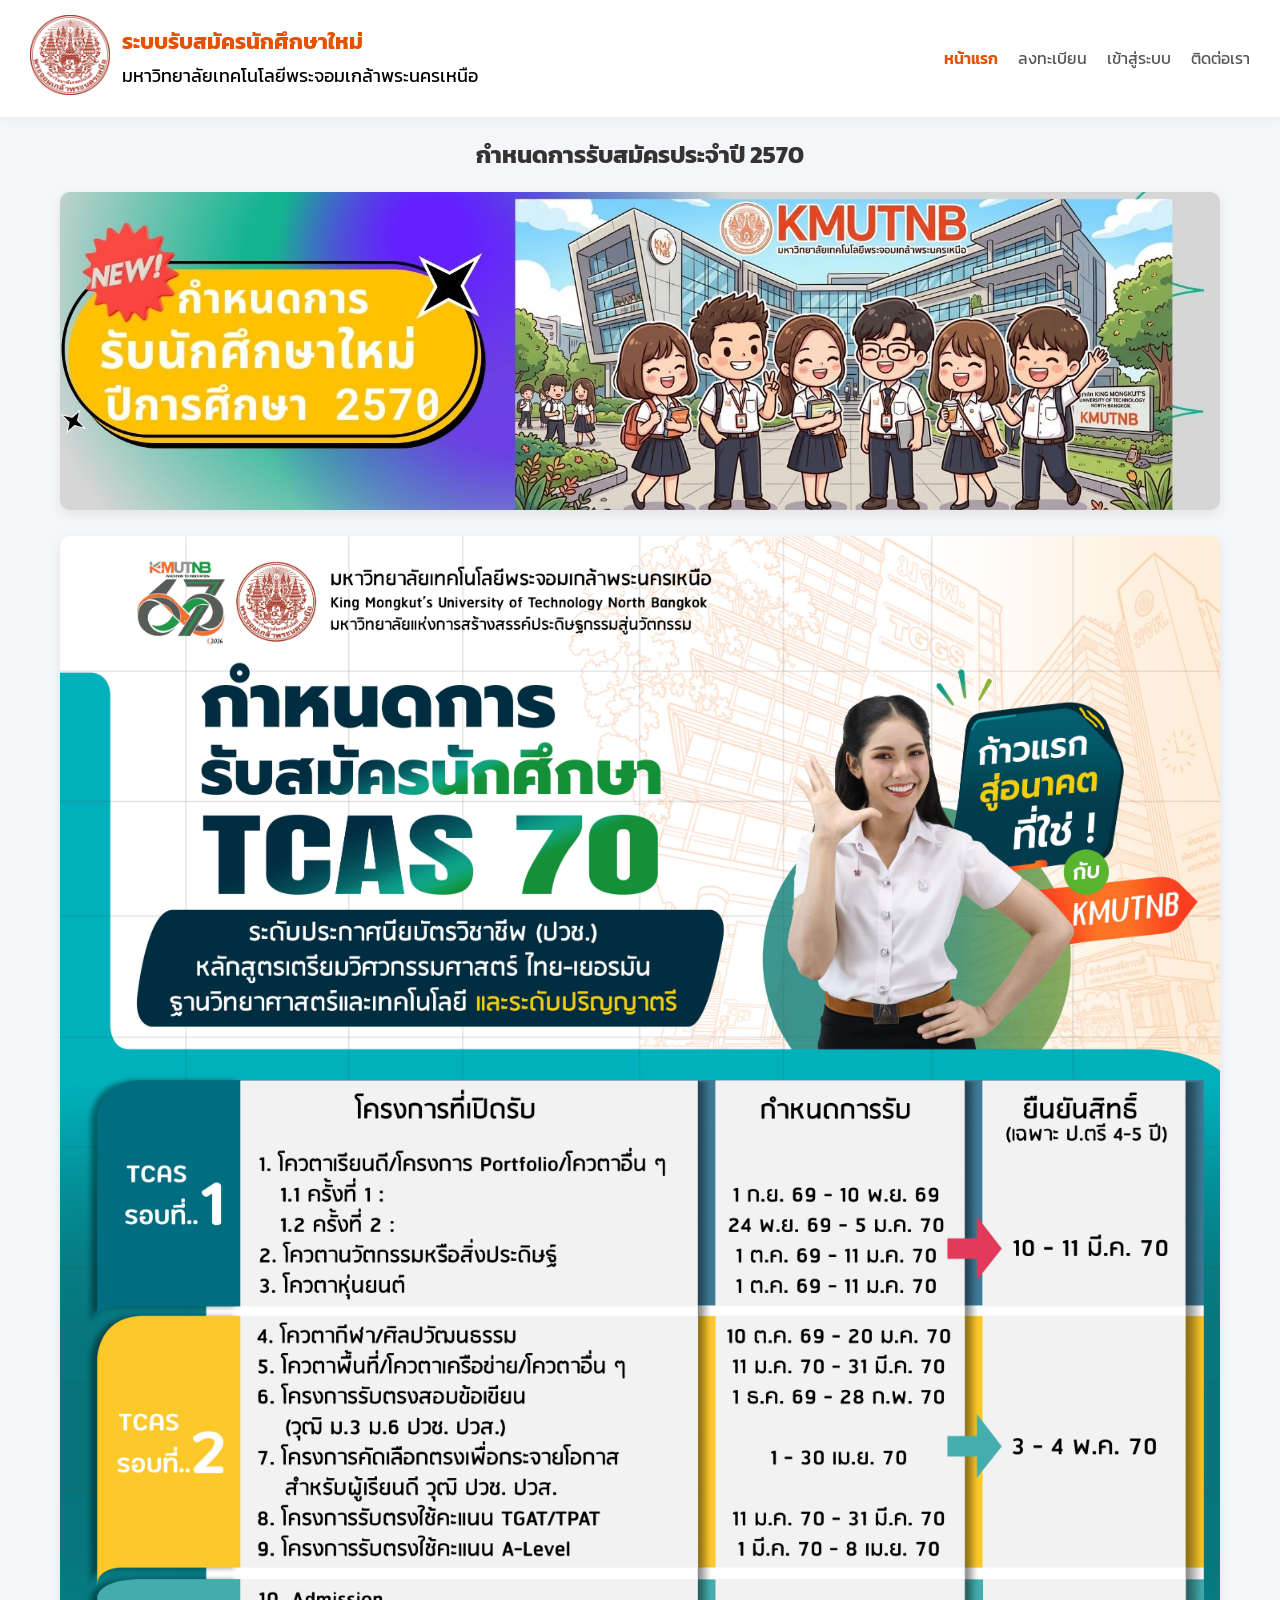
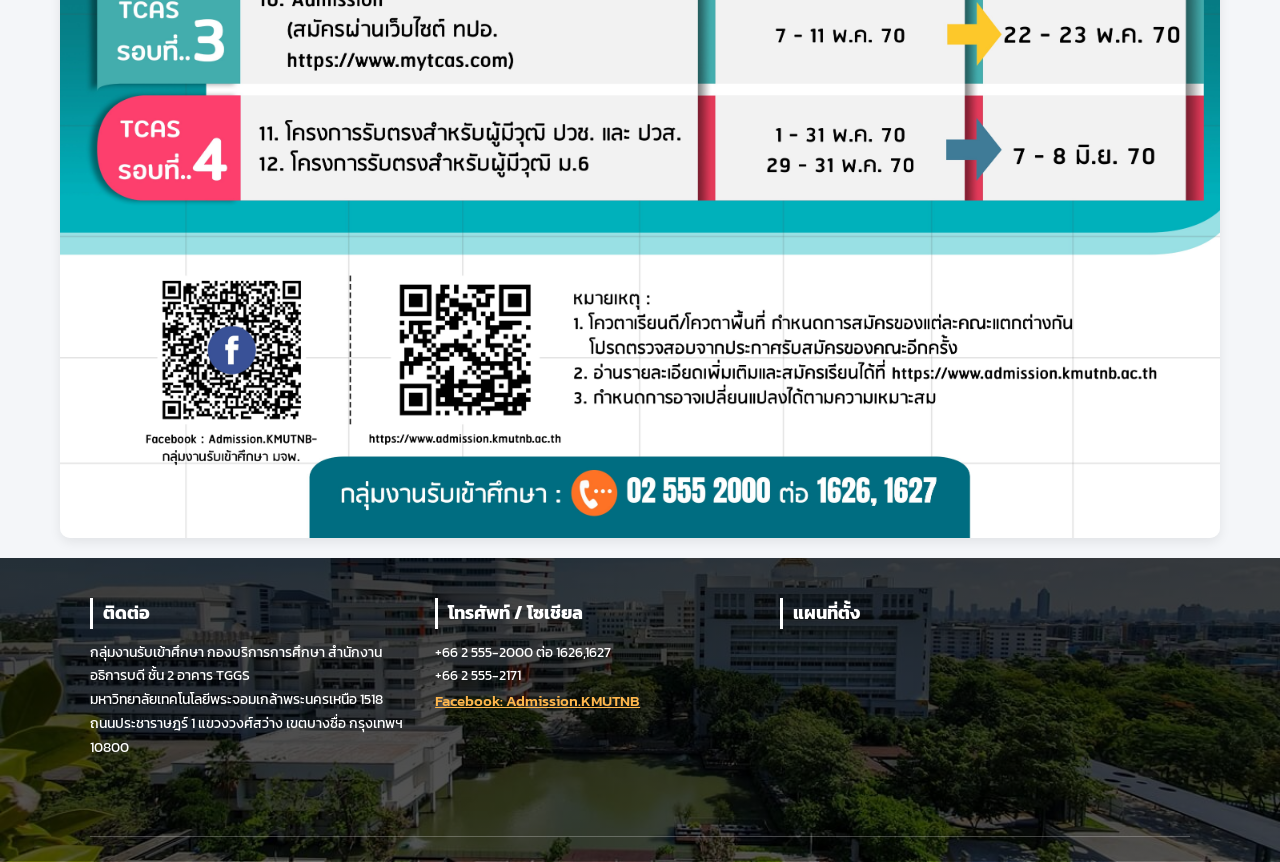
<file: index.html>
<!DOCTYPE html>
<html lang="th">
<head>
  <meta charset="UTF-8">
  <meta name="viewport" content="width=device-width, initial-scale=1.0">
  <title>หน้าหลัก | ระบบรับสมัครนักศึกษาใหม่</title>
  <link rel="stylesheet" href="css/style.css">
  <link href="https://fonts.googleapis.com/css2?family=Kanit:wght@300;400;500;600&display=swap" rel="stylesheet">
</head>
<body>

  <!-- Header Navigation -->
  <header class="navbar">
    <div class="logo">
      <div class="logo-img">
        <img src="image/logo-kmutnb.png" alt="โลโก้ มจพ.">
      </div>

      <span class="logo-text"> 
        ระบบรับสมัครนักศึกษาใหม่
        <br><span class="university-name">มหาวิทยาลัยเทคโนโลยีพระจอมเกล้าพระนครเหนือ</span>
      </span>
    </div>

    <nav class="nav-links">
      <a href="index.html" class="active">หน้าแรก</a>
      <a href="register.html"">ลงทะเบียน</a>
      <a href="login.html">เข้าสู่ระบบ</a>
      <a href="contact.html">ติดต่อเรา</a>
    </nav>
  </header>

  <!-- Main Content Area -->
  <main class="image-index">
    <h2>กำหนดการรับสมัครประจำปี 2570</h2>
    <a href="https://stdadmis2.kmutnb.ac.th/#" target="_blank">
      <img src="image/B1.jpg" alt="ภาพประชาสัมพันธ์หน้าแรก">
    </a>
    <img src="image/Timeline2570.jpg" alt="กำหนดการรับสมัครประจำปี 2570">
  </main>

  <!-- ส่วนท้ายเว็บ -->
  <footer class="footer">
    <div class="footer-content has-map">
      <div class="footer-col">
        <h3>ติดต่อ</h3>
        <p>
          กลุ่มงานรับเข้าศึกษา กองบริการการศึกษา สำนักงานอธิการบดี ชั้น 2 อาคาร TGGS<br>
          มหาวิทยาลัยเทคโนโลยีพระจอมเกล้าพระนครเหนือ 1518 ถนนประชาราษฎร์ 1 แขวงวงศ์สว่าง เขตบางซื่อ กรุงเทพฯ 10800
        </p>
      </div>
      <div class="footer-col">
        <h3>โทรศัพท์ / โซเชียล</h3>
        <p>+66 2 555-2000 ต่อ 1626,1627<br>+66 2 555-2171</p>
        <a href="https://www.facebook.com/admission.kmutnb" target="_blank" rel="noopener noreferrer">
          Facebook: Admission.KMUTNB
        </a>
      </div>
      <div class="footer-col footer-map">
        <h3>แผนที่ตั้ง</h3>
        <iframe src="https://www.google.com/maps/embed?pb=!1m14!1m8!1m3!1d943.3592091863844!2d100.514122!3d13.81916!3m2!1i1024!2i768!4f13.1!3m3!1m2!1s0x30e29b9bc62c08f5%3A0xa7082ce4308e41a4![base64]!5e1!3m2!1sen!2sus!4v1788401217832!5m2!1sen!2sus"
          loading="lazy" referrerpolicy="strict-origin-when-cross-origin" allowfullscreen></iframe>
      </div>
    </div>
  </footer>

</body>
</html>
</file>
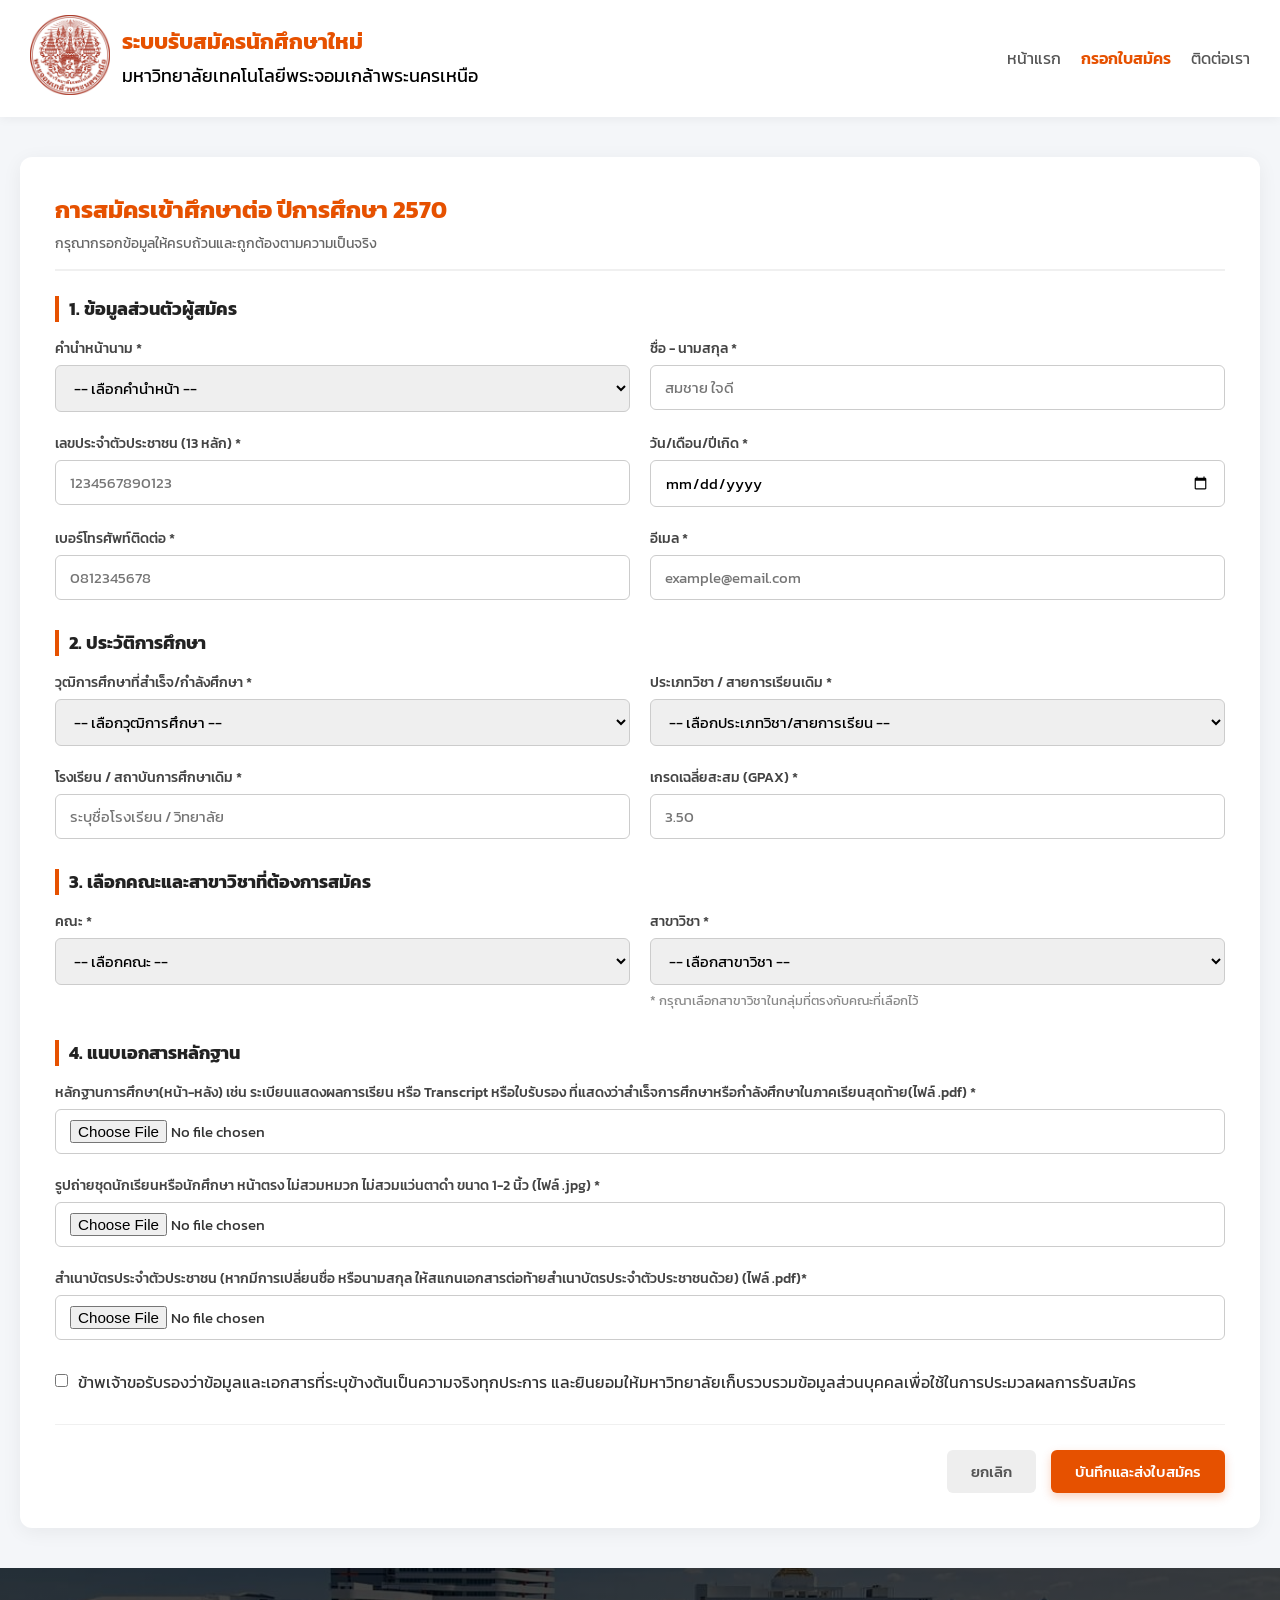
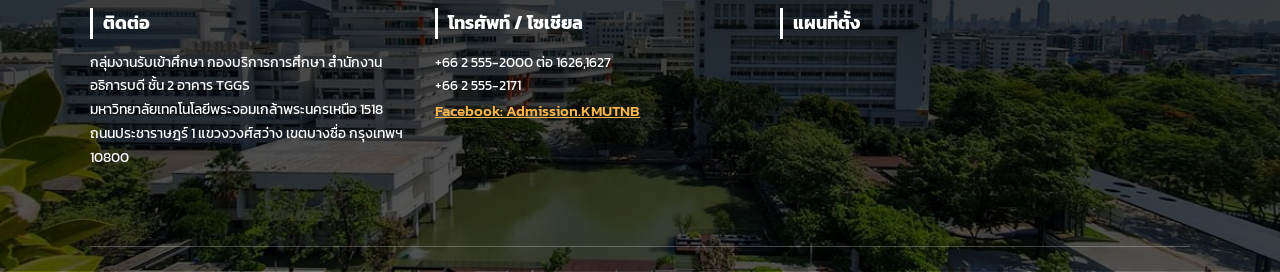
<file: apply.html>
<!DOCTYPE html>
<html lang="th">
<head>
  <meta charset="UTF-8">
  <meta name="viewport" content="width=device-width, initial-scale=1.0">
  <title>กรอกข้อมูล | ระบบรับสมัครนักศึกษาใหม่</title>
  <link rel="stylesheet" href="css/style.css">
  <link href="https://fonts.googleapis.com/css2?family=Kanit:wght@300;400;500;600&display=swap" rel="stylesheet">
</head>
<body>

<!-- Header Navigation -->
<header class="navbar">
  <div class="logo">
    <div class="logo-img">
      <img src="image/logo-kmutnb.png" alt="โลโก้ มจพ.">
    </div>
    <span class="logo-text">ระบบรับสมัครนักศึกษาใหม่
      <br><span class="university-name">มหาวิทยาลัยเทคโนโลยีพระจอมเกล้าพระนครเหนือ</span>
    </span>
  </div>

  <nav class="nav-links">
    <a href="index.html">หน้าแรก</a>
    <a href="apply.html" class="active">กรอกใบสมัคร</a>
    <a href="contact.html">ติดต่อเรา</a>
  </nav>
</header>

<!-- Main Content -->
<main class="container">
  <div class="form-card">
    <div class="form-header">
      <h2>การสมัครเข้าศึกษาต่อ ปีการศึกษา 2570</h2>
      <p>กรุณากรอกข้อมูลให้ครบถ้วนและถูกต้องตามความเป็นจริง</p>
    </div>

    <form action="#" method="POST" enctype="multipart/form-data">
      
      <!-- Section 1: ข้อมูลส่วนตัว -->
      <div class="form-section">
        <h3>1. ข้อมูลส่วนตัวผู้สมัคร</h3>
        <div class="grid-2">
          <div class="form-group">
            <label for="prefix">คำนำหน้านาม *</label>
            <select id="prefix" required>
              <option value="">-- เลือกคำนำหน้า --</option>
              <option value="mr">นาย</option>
              <option value="miss">นางสาว</option>
              <option value="mrs">นาง</option>
            </select>
          </div>
          <div class="form-group">
            <label for="fullname">ชื่อ - นามสกุล *</label>
            <input type="text" id="fullname" placeholder="สมชาย ใจดี" required>
          </div>
          <div class="form-group">
            <label for="national-id">เลขประจำตัวประชาชน (13 หลัก) *</label>
            <input type="text" id="national-id" maxlength="13" pattern="[0-9]{13}" placeholder="1234567890123" required>
          </div>
          <div class="form-group">
            <label for="dob">วัน/เดือน/ปีเกิด *</label>
            <input type="date" id="dob" required>
          </div>
          <div class="form-group">
            <label for="phone">เบอร์โทรศัพท์ติดต่อ *</label>
            <input type="tel" id="phone" pattern="[0-9]{10}" placeholder="0812345678" required>
          </div>
          <div class="form-group">
            <label for="email">อีเมล *</label>
            <input type="email" id="email" placeholder="example@email.com" required>
          </div>
        </div>
      </div>

      <!-- Section 2: ประวัติการศึกษา (ปรับปรุงแบบ Dropdown ไม่ต้องใช้ JS) -->
<div class="form-section">
  <h3>2. ประวัติการศึกษา</h3>
  <div class="grid-2">
    
    <div class="form-group">
      <label for="edu-level">วุฒิการศึกษาที่สำเร็จ/กำลังศึกษา *</label>
      <select id="edu-level" required>
        <option value="">-- เลือกวุฒิการศึกษา --</option>
        <option value="m6">มัธยมศึกษาปีที่ 6 (ม.6)</option>
        <option value="pvc">ประกาศนียบัตรวิชาชีพ (ปวช.)</option>
        <option value="pvs">ประกาศนียบัตรวิชาชีพชั้นสูง (ปวส.)</option>
      </select>
    </div>

    <!-- เพิ่ม Dropdown สำหรับประเภทวิชา/สายการเรียน -->
    <div class="form-group">
      <label for="edu-type">ประเภทวิชา / สายการเรียนเดิม *</label>
      <select id="edu-type" required>
        <option value="">-- เลือกประเภทวิชา/สายการเรียน --</option>
        
        <!-- 1. สายสามัญ (ม.6) -->
        <optgroup label="สายสามัญ (ม.6)">
          <option value="m6-sci">วิทยาศาสตร์ - คณิตศาสตร์</option>
          <option value="m6-math">ศิลป์ - คำนวณ (คณิตศาสตร์ - ภาษา)</option>
          <option value="m6-arts-lang">ศิลป์ - ภาษาต่างประเทศ</option>
          <option value="m6-arts-soc">ศิลป์ - สังคม / ไทย / รวม</option>
          <option value="m6-scicom">วิทยาศาสตร์ - คอมพิวเตอร์ / เทคโนโลยี</option>
          <option value="m6-general">ม.6 สายทั่วไป / อื่นๆ</option>
        </optgroup>

        <!-- 2. ประกาศนียบัตรวิชาชีพ (ปวช.) -->
        <optgroup label="สายอาชีพ (ปวช.)">
          <option value="pvc-eng">ช่างอุตสาหกรรม (เช่น ไฟฟ้า, เครื่องกล, โยธา, เชื่อม, ยานยนต์)</option>
          <option value="pvc-it">เทคโนโลยีสารสนเทศ / คอมพิวเตอร์ธุรกิจ</option>
          <option value="pvc-biz">บริหารธุรกิจ / พาณิชยกรรม / การบัญชี / การตลาด</option>
          <option value="pvc-arts">ศิลปกรรม / ออกแบบ / คหกรรม / ท่องเที่ยว</option>
          <option value="pvc-other">ปวช. สาขาอื่นๆ</option>
        </optgroup>

        <!-- 3. ประกาศนียบัตรวิชาชีพชั้นสูง (ปวส.) -->
        <optgroup label="สายอาชีพชั้นสูง (ปวส. - สำหรับสมัครเรียนต่อ/เทียบโอน)">
          <option value="pvs-eng">ช่างอุตสาหกรรม / วิศวกรรมศาสตร์</option>
          <option value="pvs-it">เทคโนโลยีสารสนเทศ / ดิจิทัลมีเดีย</option>
          <option value="pvs-biz">บริหารธุรกิจ / การจัดการ / บัญชี</option>
          <option value="pvs-other">ปวส. สาขาอื่นๆ</option>
        </optgroup>
      </select>
    </div>

    <div class="form-group">
      <label for="school">โรงเรียน / สถาบันการศึกษาเดิม *</label>
      <input type="text" id="school" placeholder="ระบุชื่อโรงเรียน / วิทยาลัย" required>
    </div>

    <div class="form-group">
      <label for="gpax">เกรดเฉลี่ยสะสม (GPAX) *</label>
      <input type="number" id="gpax" step="0.01" min="0" max="4" placeholder="3.50" required>
    </div>

  </div>
</div>

      <!-- Section 3: สาขาที่ต้องการสมัคร -->
      <div class="form-section">
        <h3>3. เลือกคณะและสาขาวิชาที่ต้องการสมัคร</h3>
        <div class="grid-2">
          <div class="form-group">
            <label for="faculty">คณะ *</label>
            <select id="faculty" required>
              <option value="">-- เลือกคณะ --</option>
              <option value="1">คณะเทคโนโลยีและการจัดการอุตสาหกรรม</option>
              <option value="2">คณะวิศวกรรมศาสตร์</option>
              <option value="3">คณะวิทยาศาสตร์ประยุกต์</option>
            </select>
          </div>
          <div class="form-group">
            <label for="program">สาขาวิชา *</label>
            <select id="program" required>
              <option value="">-- เลือกสาขาวิชา --</option>
              <optgroup label="คณะเทคโนโลยีและการจัดการอุตสาหกรรม">
                <option value="101">สาขาวิชาเทคโนโลยีสารสนเทศ (IT)(วท.บ.) 4 ปี</option>
                <option value="102">สาขาวิชาวิศวกรรมสารสนเทศและเครือข่าย (INE)(วศ.บ.) 4 ปี</option>
                <option value="103">สาขาวิชาวิศวกรรมสารสนเทศและเครือข่าย (INET)(วศ.บ.)เทียบโอน 3ปี</option>
                <option value="104">สาขาวิชาเทคโนโลยีสารสนเทศ (ITT)(วท.บ.) 2ปี(ต่อเนื่อง)</option>
                <option value="105">สาขาวิชาเทคโนโลยีสารสนเทศ (ITI)(อส.บ.) 2ปี(ต่อเนื่อง)</option>
              </optgroup>
              <optgroup label="คณะวิศวกรรมศาสตร์">
                <option value="201">สาขาวิชาวิศวกรรมไฟฟ้า (วศ.บ.) 4 ปี</option>
                <option value="202">สาขาวิชาวิศวกรรมเครื่องกล (วศ.บ.) 4 ปี</option>
                <option value="203">สาขาวิชาวิศวกรรมโยธา (วศ.บ.) 4 ปี</option>
                <option value="204">สาขาวิชาวิศวกรรมอุตสาหการ (วศ.บ.) 4 ปี</option>
              </optgroup>
              <optgroup label="คณะวิทยาศาสตร์ประยุกต์">
                <option value="301">สาขาวิชาวิทยาการคอมพิวเตอร์ (วท.บ.) 4 ปี</option>
                <option value="302">สาขาวิชาเคมีอุตสาหกรรม (วท.บ.) 4 ปี</option>
                <option value="303">สาขาวิชาฟิสิกส์อุตสาหกรรมและอุปกรณ์การแพทย์ (วท.บ.) 4 ปี</option>
              </optgroup>
            </select>
            <small style="color:#888; font-size:0.8rem;">* กรุณาเลือกสาขาวิชาในกลุ่มที่ตรงกับคณะที่เลือกไว้ </small>
          </div>
        </div>
      </div>

      <!-- Section 4: แนบเอกสารหลักฐาน (เพิ่มเติม) -->
      <div class="form-section">
        <h3>4. แนบเอกสารหลักฐาน</h3>
        <div class="grid-1">
          <div class="form-group">
            <label for="transcript">หลักฐานการศึกษา(หน้า-หลัง) เช่น ระเบียนแสดงผลการเรียน หรือ Transcript หรือใบรับรอง ที่แสดงว่าสำเร็จการศึกษาหรือกำลังศึกษาในภาคเรียนสุดท้าย(ไฟล์ .pdf) *</label>
            <input type="file" id="transcript" accept=".pdf" required>
          </div>
          <div class="form-group">
            <label for="portfolio">รูปถ่ายชุดนักเรียนหรือนักศึกษา หน้าตรง ไม่สวมหมวก ไม่สวมแว่นตาดำ ขนาด 1-2 นิ้ว (ไฟล์ .jpg) *</label>
            <input type="file" id="portfolio" accept=".jpg,.jpeg" required>
          </div>
          <div class="form-group">
            <label for="id-card">สำเนาบัตรประจำตัวประชาชน (หากมีการเปลี่ยนชื่อ หรือนามสกุล ให้สแกนเอกสารต่อท้ายสำเนาบัตรประจำตัวประชาชนด้วย) (ไฟล์ .pdf)*</label>
            <input type="file" id="id-card" accept=".pdf" required>
          </div>
        </div>
      </div>

      <!-- Consent PDPA -->
      <div class="form-section">
        <label style="display: flex; gap: 10px; align-items: flex-start; cursor: pointer;">
          <input type="checkbox" required style="margin-top: 4px;">
          <span>ข้าพเจ้าขอรับรองว่าข้อมูลและเอกสารที่ระบุข้างต้นเป็นความจริงทุกประการ และยินยอมให้มหาวิทยาลัยเก็บรวบรวมข้อมูลส่วนบุคคลเพื่อใช้ในการประมวลผลการรับสมัคร</span>
        </label>
      </div>

      <!-- Submit Button -->
      <div class="form-actions">
        <button type="reset" class="btn-cancel">ยกเลิก</button>
        <a href="success.html" class="btn-submit" style="text-decoration: none;">บันทึกและส่งใบสมัคร</a>
      </div>
    </form>
  </div>
</main>

  <!-- ส่วนท้ายเว็บ -->
  <footer class="footer">
    <div class="footer-content has-map">
      <div class="footer-col">
        <h3>ติดต่อ</h3>
        <p>
          กลุ่มงานรับเข้าศึกษา กองบริการการศึกษา สำนักงานอธิการบดี ชั้น 2 อาคาร TGGS<br>
          มหาวิทยาลัยเทคโนโลยีพระจอมเกล้าพระนครเหนือ 1518 ถนนประชาราษฎร์ 1 แขวงวงศ์สว่าง เขตบางซื่อ กรุงเทพฯ 10800
        </p>
      </div>
      <div class="footer-col">
        <h3>โทรศัพท์ / โซเชียล</h3>
        <p>+66 2 555-2000 ต่อ 1626,1627<br>+66 2 555-2171</p>
        <a href="https://www.facebook.com/admission.kmutnb" target="_blank" rel="noopener noreferrer">
          Facebook: Admission.KMUTNB
        </a>
      </div>
      <div class="footer-col footer-map">
        <h3>แผนที่ตั้ง</h3>
        <iframe src="https://www.google.com/maps/embed?pb=!1m14!1m8!1m3!1d943.3592091863844!2d100.514122!3d13.81916!3m2!1i1024!2i768!4f13.1!3m3!1m2!1s0x30e29b9bc62c08f5%3A0xa7082ce4308e41a4![base64]!5e1!3m2!1sen!2sus!4v1788401217832!5m2!1sen!2sus"
          loading="lazy" referrerpolicy="strict-origin-when-cross-origin" allowfullscreen></iframe>
      </div>
    </div>
  </footer>

</body>
</html>
</file>
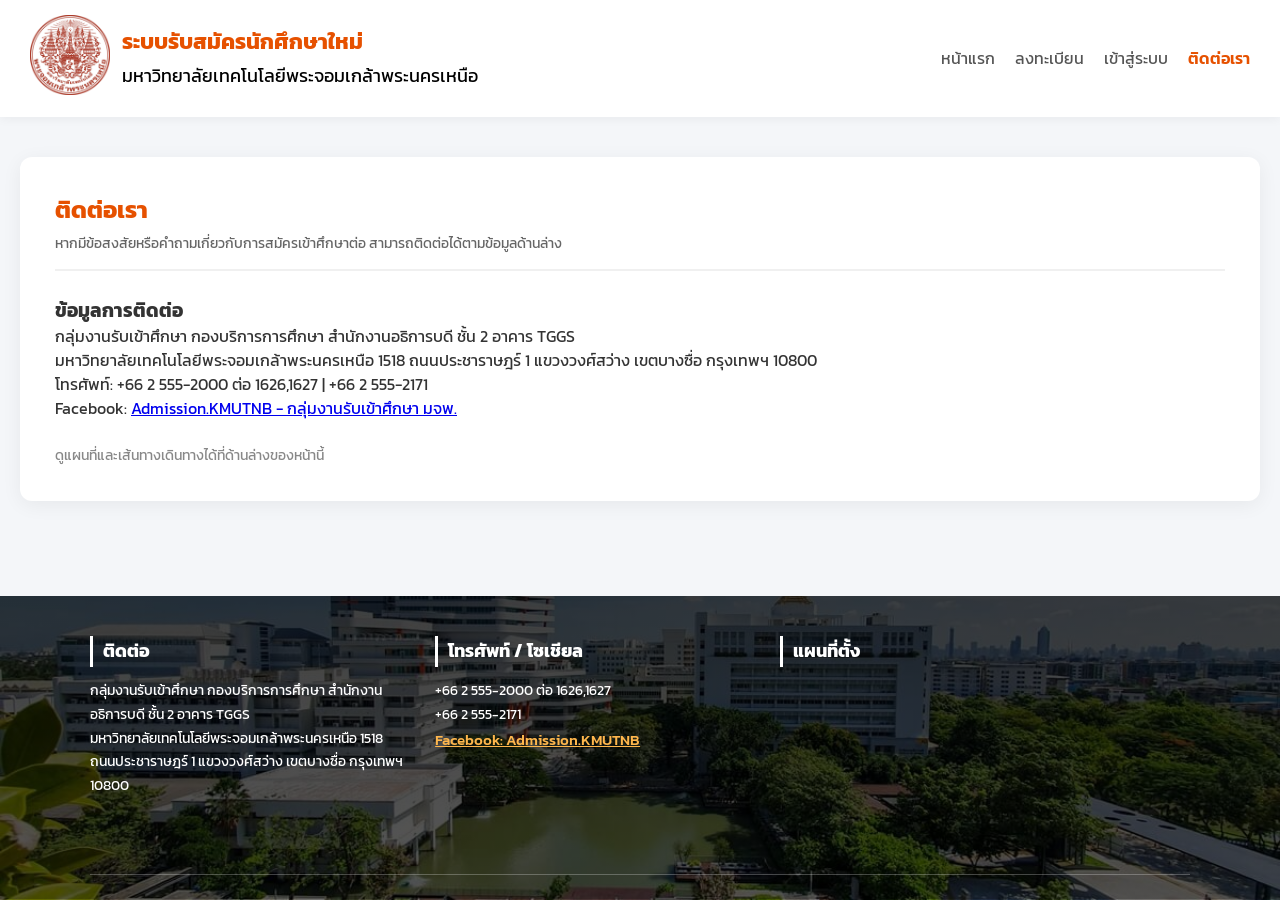
<file: contact.html>
<!DOCTYPE html>
<html lang="th">
<head>
  <meta charset="UTF-8">
  <meta name="viewport" content="width=device-width, initial-scale=1.0">
  <title>ติดต่อเรา | ระบบรับสมัครนักศึกษาใหม่</title>
  <link rel="stylesheet" href="css/style.css">
  <link href="https://fonts.googleapis.com/css2?family=Kanit:wght@300;400;500;600&display=swap" rel="stylesheet">
</head>
<body>

  <!-- แถบเมนูด้านบน -->
  <header class="navbar">
    <div class="logo">
      <div class="logo-img">
        <img src="image/logo-kmutnb.png" alt="โลโก้ มจพ.">
      </div>
      <span class="logo-text">ระบบรับสมัครนักศึกษาใหม่
        <br><span class="university-name">มหาวิทยาลัยเทคโนโลยีพระจอมเกล้าพระนครเหนือ</span>
      </span>
    </div>

    <nav class="nav-links">
      <a href="index.html">หน้าแรก</a>
      <a href="register.html">ลงทะเบียน</a>
      <a href="login.html">เข้าสู่ระบบ</a>
      <a href="contact.html" class="active">ติดต่อเรา</a>
    </nav>
  </header>

  <!-- ส่วนเนื้อหาหลัก -->
  <main class="container">
    <div class="form-card">
      <div class="form-header">
        <h2>ติดต่อเรา</h2>
        <p>หากมีข้อสงสัยหรือคำถามเกี่ยวกับการสมัครเข้าศึกษาต่อ สามารถติดต่อได้ตามข้อมูลด้านล่าง</p>
      </div>

      <div class="contact-info">
        <h3>ข้อมูลการติดต่อ</h3>
        <p>
          กลุ่มงานรับเข้าศึกษา กองบริการการศึกษา สำนักงานอธิการบดี ชั้น 2 อาคาร TGGS<br>
          มหาวิทยาลัยเทคโนโลยีพระจอมเกล้าพระนครเหนือ 1518 ถนนประชาราษฎร์ 1 แขวงวงศ์สว่าง เขตบางซื่อ กรุงเทพฯ 10800<br>
          โทรศัพท์: +66 2 555-2000 ต่อ 1626,1627 | +66 2 555-2171
        </p>
        <p>
          Facebook: 
          <a href="https://www.facebook.com/admission.kmutnb" target="_blank" rel="noopener noreferrer">
            Admission.KMUTNB - กลุ่มงานรับเข้าศึกษา มจพ.
          </a>
        </p>
        <br>
        <p style="color:#888; font-size:0.9rem;">ดูแผนที่และเส้นทางเดินทางได้ที่ด้านล่างของหน้านี้</p>
      </div>
    </div>

  </main>

  <!-- ส่วนท้ายเว็บ -->
  <footer class="footer">
    <div class="footer-content has-map">
      <div class="footer-col">
        <h3>ติดต่อ</h3>
        <p>
          กลุ่มงานรับเข้าศึกษา กองบริการการศึกษา สำนักงานอธิการบดี ชั้น 2 อาคาร TGGS<br>
          มหาวิทยาลัยเทคโนโลยีพระจอมเกล้าพระนครเหนือ 1518 ถนนประชาราษฎร์ 1 แขวงวงศ์สว่าง เขตบางซื่อ กรุงเทพฯ 10800
        </p>
      </div>
      <div class="footer-col">
        <h3>โทรศัพท์ / โซเชียล</h3>
        <p>+66 2 555-2000 ต่อ 1626,1627<br>+66 2 555-2171</p>
        <a href="https://www.facebook.com/admission.kmutnb" target="_blank" rel="noopener noreferrer">
          Facebook: Admission.KMUTNB
        </a>
      </div>
      <div class="footer-col footer-map">
        <h3>แผนที่ตั้ง</h3>
        <iframe src="https://www.google.com/maps/embed?pb=!1m14!1m8!1m3!1d943.3592091863844!2d100.514122!3d13.81916!3m2!1i1024!2i768!4f13.1!3m3!1m2!1s0x30e29b9bc62c08f5%3A0xa7082ce4308e41a4![base64]!5e1!3m2!1sen!2sus!4v1788401217832!5m2!1sen!2sus"
          loading="lazy" referrerpolicy="strict-origin-when-cross-origin" allowfullscreen></iframe>
      </div>
    </div>
  </footer>

</body>
</html>
</file>
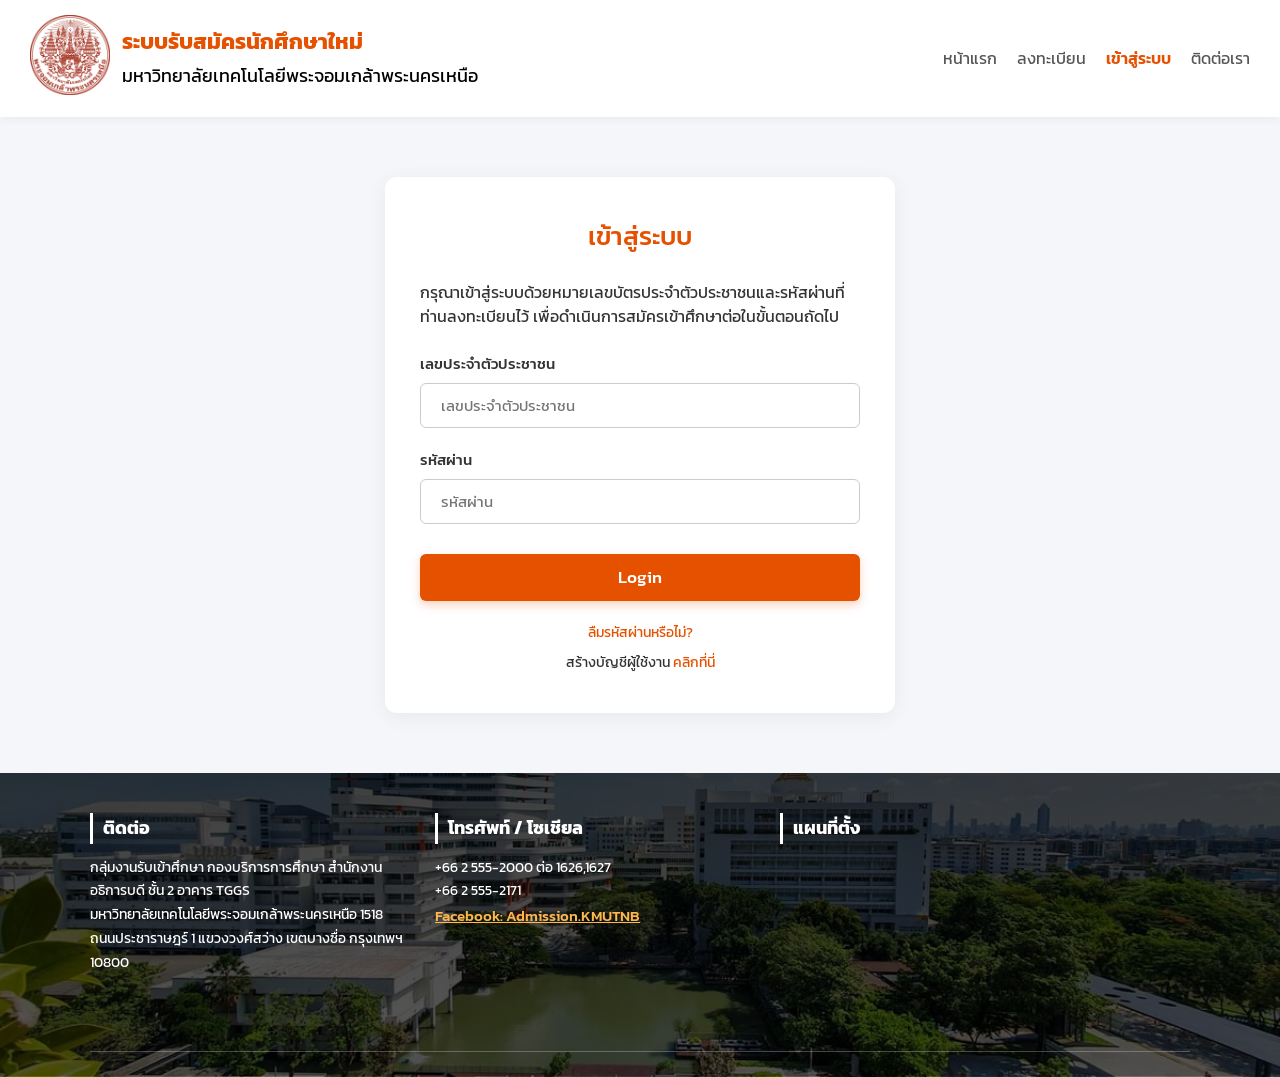
<file: login.html>
<!DOCTYPE html>
<html lang="th">
<head>
  <meta charset="UTF-8">
  <meta name="viewport" content="width=device-width, initial-scale=1.0">
  <title>เข้าสู่ระบบ | ระบบรับสมัครนักศึกษาใหม่</title>
  <link rel="stylesheet" href="css/style.css">
  <link href="https://fonts.googleapis.com/css2?family=Kanit:wght@300;400;500;600&display=swap" rel="stylesheet">
</head>
<body>

  <!-- Header Navigation -->
  <header class="navbar">
    <div class="logo">
      <div class="logo-img">
        <img src="image/logo-kmutnb.png" alt="โลโก้ มจพ.">
      </div>
      <span class="logo-text">ระบบรับสมัครนักศึกษาใหม่
        <br><span class="university-name">มหาวิทยาลัยเทคโนโลยีพระจอมเกล้าพระนครเหนือ</span>
      </span>
    </div>

    <nav class="nav-links">
      <a href="index.html">หน้าแรก</a>
      <a href="register.html">ลงทะเบียน</a>
      <a href="login.html" class="active">เข้าสู่ระบบ</a>
      <a href="contact.html">ติดต่อเรา</a>
    </nav>
  </header>

  <!-- Main Content Area -->
  <main class="login-container">
    <div class="login-box">
      <h2 class="login-title">เข้าสู่ระบบ</h2>
        <p>กรุณาเข้าสู่ระบบด้วยหมายเลขบัตรประจำตัวประชาชนและรหัสผ่านที่ท่านลงทะเบียนไว้ เพื่อดำเนินการสมัครเข้าศึกษาต่อในขั้นตอนถัดไป</p>
      <br>

      <!-- เมื่อกด Login จะส่งต่อไปกรอกใบสมัครหน้า apply.html -->
      <form action="apply.html" method="GET">
        
        <!-- ช่องกรอกเลขบัตรประชาชน -->
        <div class="form-group-login">
          <label for="login-id">เลขประจำตัวประชาชน</label>
          <div class="input-wrapper">
            <input type="text" id="login-id" maxlength="13" pattern="[0-9]{13}" placeholder="เลขประจำตัวประชาชน" required>
          </div>
        </div>

        <!-- ช่องกรอกรหัสผ่าน -->
        <div class="form-group-login">
          <label for="password">รหัสผ่าน</label>
          <div class="input-wrapper">
            <input type="password" id="password" placeholder="รหัสผ่าน" required>
          </div>
        </div>

        <!-- ปุ่มกด เข้าสู่ระบบ -->
        <button type="submit" class="btn-login">Login</button>

        <!-- ลิงก์ลืมรหัสผ่าน และ สร้างบัญชีผู้ใช้งาน -->
        <div class="login-links">
          <a href="#">ลืมรหัสผ่านหรือไม่?</a>
          <div>
            <span style="color: #333;">สร้างบัญชีผู้ใช้งาน </span>
            <a href="register.html">คลิกที่นี่</a>
          </div>
        </div>

      </form>
    </div>
  </main>

  <!-- ส่วนท้ายเว็บ -->
  <footer class="footer">
    <div class="footer-content has-map">
      <div class="footer-col">
        <h3>ติดต่อ</h3>
        <p>
          กลุ่มงานรับเข้าศึกษา กองบริการการศึกษา สำนักงานอธิการบดี ชั้น 2 อาคาร TGGS<br>
          มหาวิทยาลัยเทคโนโลยีพระจอมเกล้าพระนครเหนือ 1518 ถนนประชาราษฎร์ 1 แขวงวงศ์สว่าง เขตบางซื่อ กรุงเทพฯ 10800
        </p>
      </div>
      <div class="footer-col">
        <h3>โทรศัพท์ / โซเชียล</h3>
        <p>+66 2 555-2000 ต่อ 1626,1627<br>+66 2 555-2171</p>
        <a href="https://www.facebook.com/admission.kmutnb" target="_blank" rel="noopener noreferrer">
          Facebook: Admission.KMUTNB
        </a>
      </div>
      <div class="footer-col footer-map">
        <h3>แผนที่ตั้ง</h3>
        <iframe src="https://www.google.com/maps/embed?pb=!1m14!1m8!1m3!1d943.3592091863844!2d100.514122!3d13.81916!3m2!1i1024!2i768!4f13.1!3m3!1m2!1s0x30e29b9bc62c08f5%3A0xa7082ce4308e41a4![base64]!5e1!3m2!1sen!2sus!4v1788401217832!5m2!1sen!2sus"
          loading="lazy" referrerpolicy="strict-origin-when-cross-origin" allowfullscreen></iframe>
      </div>
    </div>
  </footer>

</body>
</html>
</file>
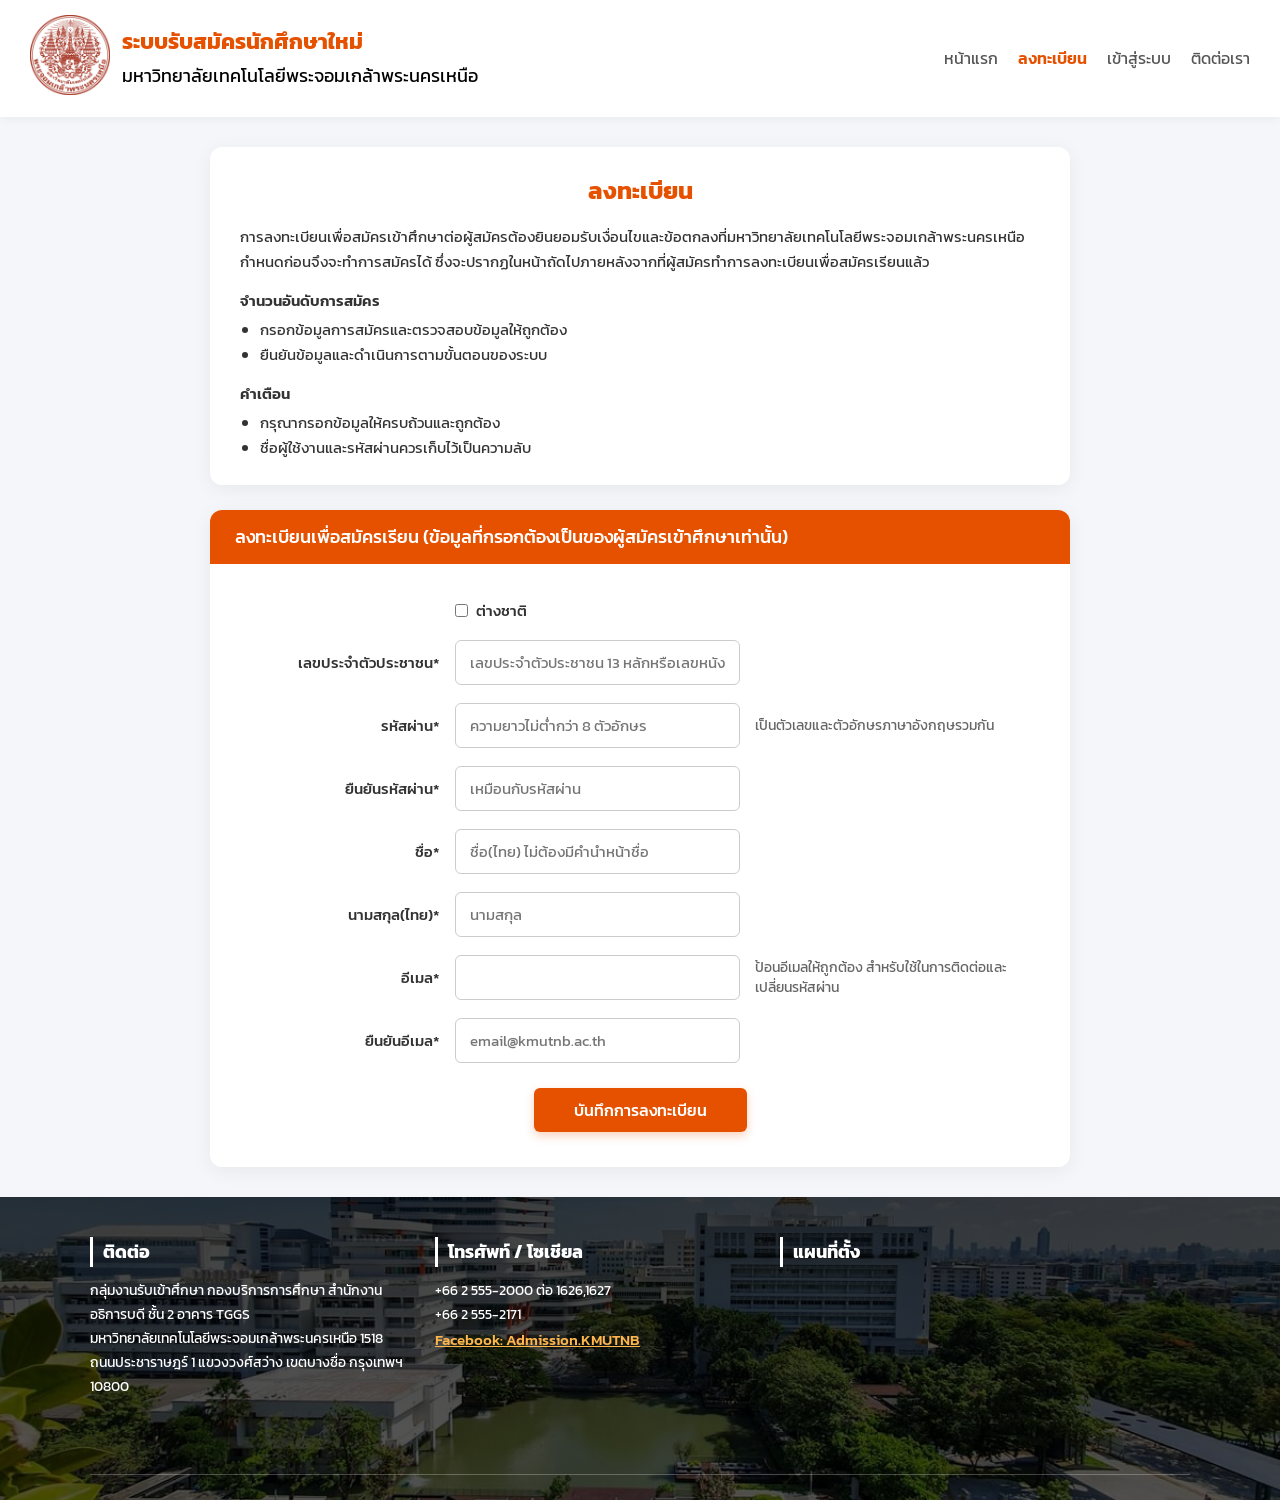
<file: register.html>
<!DOCTYPE html>
<html lang="th">
<head>
  <meta charset="UTF-8">
  <meta name="viewport" content="width=device-width, initial-scale=1.0">
  <title>ลงทะเบียน | ระบบรับสมัครนักศึกษาใหม่</title>
  <link rel="stylesheet" href="css/style.css">
  <link href="https://fonts.googleapis.com/css2?family=Kanit:wght@300;400;500;600&display=swap" rel="stylesheet">
</head>
<body>

  <!-- Header Navigation -->
  <header class="navbar">
    <div class="logo">
      <div class="logo-img">
        <img src="image/logo-kmutnb.png" alt="โลโก้ มจพ.">
      </div>
      <span class="logo-text">ระบบรับสมัครนักศึกษาใหม่
        <br><span class="university-name">มหาวิทยาลัยเทคโนโลยีพระจอมเกล้าพระนครเหนือ</span>
      </span>
    </div>

    <nav class="nav-links">
      <a href="index.html">หน้าแรก</a>
      <a href="register.html" class="active">ลงทะเบียน</a>
      <a href="login.html">เข้าสู่ระบบ</a>
      <a href="contact.html">ติดต่อเรา</a>
    </nav>
  </header>

  <main class="register-container">
    <!-- ส่วนแจ้งข้อมูลเงื่อนไขด้านบน -->
    <div class="info-notice">
      <h2>ลงทะเบียน</h2>
      <p>การลงทะเบียนเพื่อสมัครเข้าศึกษาต่อผู้สมัครต้องยินยอมรับเงื่อนไขและข้อตกลงที่มหาวิทยาลัยเทคโนโลยีพระจอมเกล้าพระนครเหนือกำหนดก่อนจึงจะทำการสมัครได้ ซึ่งจะปรากฏในหน้าถัดไปภายหลังจากที่ผู้สมัครทำการลงทะเบียนเพื่อสมัครเรียนแล้ว</p>
      
      <p style="margin-top: 15px; font-weight: 600;">จำนวนอันดับการสมัคร</p>
      <ul>
          <li>กรอกข้อมูลการสมัครและตรวจสอบข้อมูลให้ถูกต้อง</li>
          <li>ยืนยันข้อมูลและดำเนินการตามขั้นตอนของระบบ</li>
      </ul>

      <p style="margin-top: 15px; font-weight: 600;">คำเตือน</p>
      <ul>
          <li>กรุณากรอกข้อมูลให้ครบถ้วนและถูกต้อง</li>
          <li>ชื่อผู้ใช้งานและรหัสผ่านควรเก็บไว้เป็นความลับ</li>
      </ul>
    </div>

    <!-- กล่องฟอร์มลงทะเบียน -->
    <div class="reg-box">
      <div class="reg-box-header">
        ลงทะเบียนเพื่อสมัครเรียน (ข้อมูลที่กรอกต้องเป็นของผู้สมัครเข้าศึกษาเท่านั้น)
      </div>
      
      <div class="reg-form-body">
        <!-- ส่งค่าไปหน้า login.html เมื่อลงทะเบียนสำเร็จ -->
        <form action="login.html" method="GET">
          
          <!-- ต่างชาติ Checkbox -->
          <div class="form-row-custom">
            <div></div>
            <div style="display: flex; align-items: center; gap: 8px;">
              <input type="checkbox" id="foreign">
              <label for="foreign" style="text-align: left;">ต่างชาติ</label>
            </div>
            <div></div>
          </div>

          <!-- เลขประจำตัวประชาชน -->
          <div class="form-row-custom">
            <label for="reg-id">เลขประจำตัวประชาชน*</label>
            <input type="text" id="reg-id" maxlength="13" pattern="[0-9]{13}" placeholder="เลขประจำตัวประชาชน 13 หลักหรือเลขหนังสือเดินทาง" required>
            <div></div>
          </div>

          <!-- รหัสผ่าน -->
          <div class="form-row-custom">
            <label for="reg-pass">รหัสผ่าน*</label>
            <input type="password" id="reg-pass" placeholder="ความยาวไม่ต่ำกว่า 8 ตัวอักษร" minlength="8" required>
            <span class="hint-text">เป็นตัวเลขและตัวอักษรภาษาอังกฤษรวมกัน</span>
          </div>

          <!-- ยืนยันรหัสผ่าน -->
          <div class="form-row-custom">
            <label for="confirm-pass">ยืนยันรหัสผ่าน*</label>
            <input type="password" id="confirm-pass" placeholder="เหมือนกับรหัสผ่าน" minlength="8" required>
            <div></div>
          </div>

          <!-- ชื่อ -->
          <div class="form-row-custom">
            <label for="fname">ชื่อ*</label>
            <input type="text" id="fname" placeholder="ชื่อ(ไทย) ไม่ต้องมีคำนำหน้าชื่อ" required>
            <div></div>
          </div>

          <!-- นามสกุล -->
          <div class="form-row-custom">
            <label for="lname">นามสกุล(ไทย)*</label>
            <input type="text" id="lname" placeholder="นามสกุล" required>
            <div></div>
          </div>

          <!-- อีเมล -->
          <div class="form-row-custom">
            <label for="email">อีเมล*</label>
            <input type="email" id="email" required>
            <span class="hint-text">ป้อนอีเมลให้ถูกต้อง สำหรับใช้ในการติดต่อและเปลี่ยนรหัสผ่าน</span>
          </div>

          <!-- ยืนยันอีเมล -->
          <div class="form-row-custom">
            <label for="confirm-email">ยืนยันอีเมล*</label>
            <input type="email" id="confirm-email" placeholder="email@kmutnb.ac.th" required>
            <div></div>
          </div>

          <!-- ปุ่มลงทะเบียน -->
          <div style="text-align: center; margin-top: 25px;">
            <button type="submit" class="btn-submit" style="background-color: var(--primary-color); padding: 10px 40px; font-size: 1rem;">บันทึกการลงทะเบียน</button>
          </div>

        </form>
      </div>
    </div>
  </main>

  <!-- ส่วนท้ายเว็บ -->
  <footer class="footer">
    <div class="footer-content has-map">
      <div class="footer-col">
        <h3>ติดต่อ</h3>
        <p>
          กลุ่มงานรับเข้าศึกษา กองบริการการศึกษา สำนักงานอธิการบดี ชั้น 2 อาคาร TGGS<br>
          มหาวิทยาลัยเทคโนโลยีพระจอมเกล้าพระนครเหนือ 1518 ถนนประชาราษฎร์ 1 แขวงวงศ์สว่าง เขตบางซื่อ กรุงเทพฯ 10800
        </p>
      </div>
      <div class="footer-col">
        <h3>โทรศัพท์ / โซเชียล</h3>
        <p>+66 2 555-2000 ต่อ 1626,1627<br>+66 2 555-2171</p>
        <a href="https://www.facebook.com/admission.kmutnb" target="_blank" rel="noopener noreferrer">
          Facebook: Admission.KMUTNB
        </a>
      </div>
      <div class="footer-col footer-map">
        <h3>แผนที่ตั้ง</h3>
        <iframe src="https://www.google.com/maps/embed?pb=!1m14!1m8!1m3!1d943.3592091863844!2d100.514122!3d13.81916!3m2!1i1024!2i768!4f13.1!3m3!1m2!1s0x30e29b9bc62c08f5%3A0xa7082ce4308e41a4![base64]!5e1!3m2!1sen!2sus!4v1788401217832!5m2!1sen!2sus"
          loading="lazy" referrerpolicy="strict-origin-when-cross-origin" allowfullscreen></iframe>
      </div>
    </div>
  </footer>

</body>
</html>
</file>
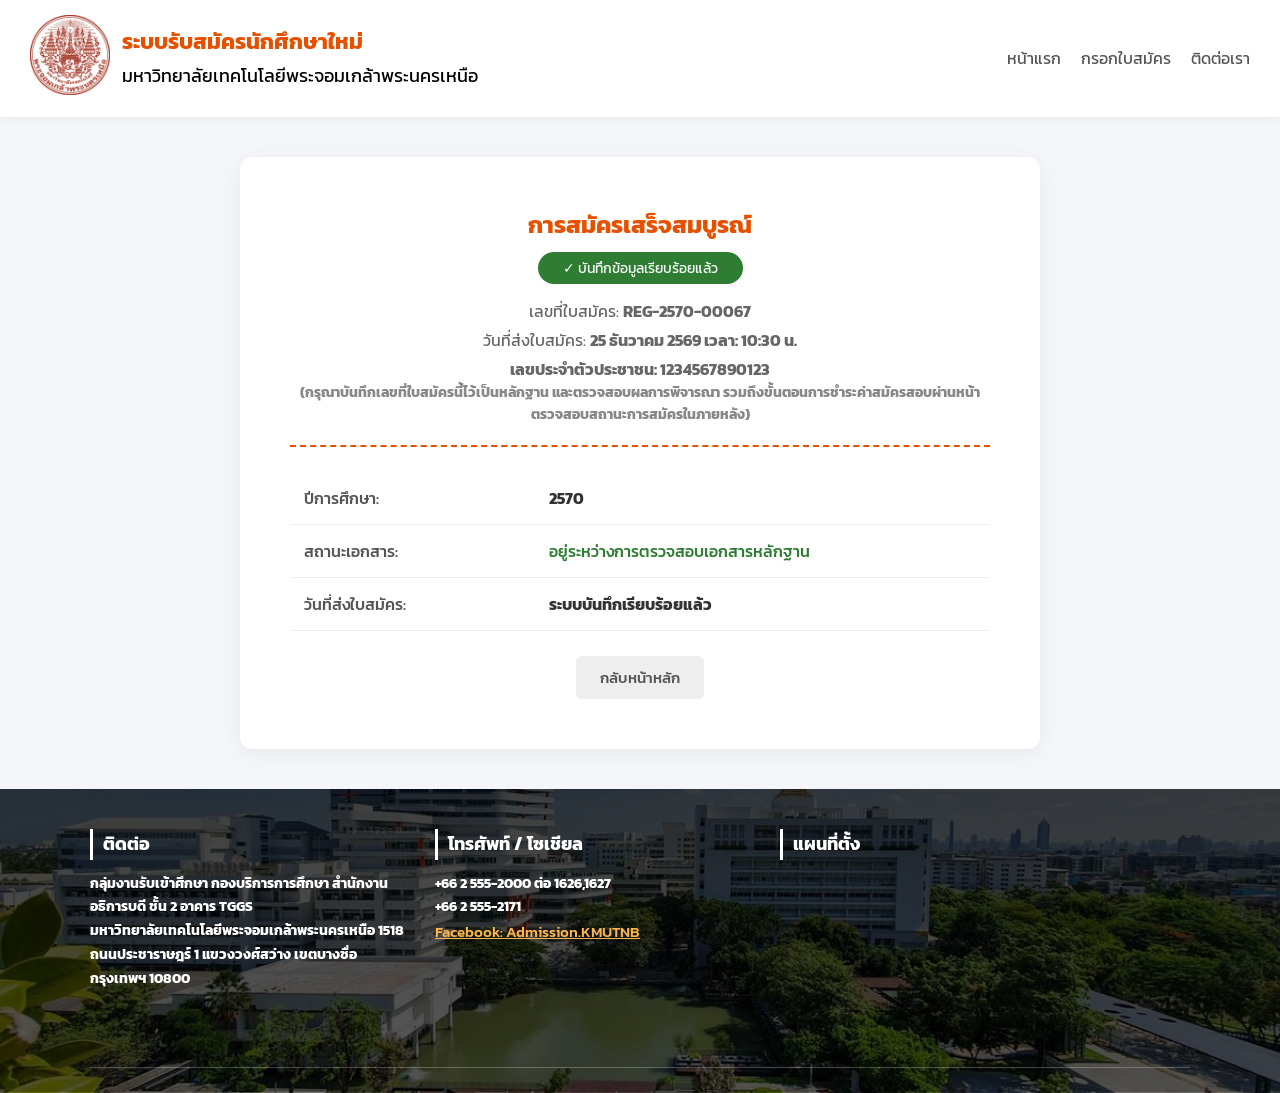
<file: success.html>
<!DOCTYPE html>
<html lang="th">
<head>
  <meta charset="UTF-8">
  <meta name="viewport" content="width=device-width, initial-scale=1.0">
  <title>ส่งใบสมัครสำเร็จ | ระบบรับสมัครนักศึกษาใหม่</title>
  <link rel="stylesheet" href="css/style.css">
  <link href="https://fonts.googleapis.com/css2?family=Kanit:wght@300;400;500;600&display=swap" rel="stylesheet">
</head>
<body>

  <!-- Header Navigation -->
  <header class="navbar">
    <div class="logo">
      <div class="logo-img">
        <img src="image/logo-kmutnb.png" alt="โลโก้ มจพ.">
      </div>
      <span class="logo-text">ระบบรับสมัครนักศึกษาใหม่
        <br><span class="university-name">มหาวิทยาลัยเทคโนโลยีพระจอมเกล้าพระนครเหนือ</span>
      </span>
    </div>

    <nav class="nav-links">
      <a href="index.html">หน้าแรก</a>
      <a href="apply.html">กรอกใบสมัคร</a>
      <a href="contact.html">ติดต่อเรา</a>
    </nav>
  </header>

  <!-- Main Content -->
  <main class="container">
    <div class="receipt-card">
      
      <div class="receipt-header">
        <h2>การสมัครเสร็จสมบูรณ์</h2>
        <span class="status-badge">✓ บันทึกข้อมูลเรียบร้อยแล้ว</span>
        <p class="app-no">เลขที่ใบสมัคร: <strong>REG-2570-00067</strong></p>
        <span class="app-date">วันที่ส่งใบสมัคร: <strong>25 ธันวาคม 2569 เวลา: <strong>10:30 น.</strong></span>
        <span class="app-id">เลขประจำตัวประชาชน: <strong>1234567890123</strong></span>
        <p style="color: #888; font-size: 0.9rem;">(กรุณาบันทึกเลขที่ใบสมัครนี้ไว้เป็นหลักฐาน และตรวจสอบผลการพิจารณา
           รวมถึงขั้นตอนการชำระค่าสมัครสอบผ่านหน้าตรวจสอบสถานะการสมัครในภายหลัง)
          </p>
      </div>

      <table class="info-table">
        <tr>
          <td class="label">ปีการศึกษา:</td>
          <td>2570</td>
        </tr>
        <tr>
          <td class="label">สถานะเอกสาร:</td>
          <td><span style="color: #2e7d32; font-weight: 500;">อยู่ระหว่างการตรวจสอบเอกสารหลักฐาน</span></td>
        </tr>
        <tr>
          <td class="label">วันที่ส่งใบสมัคร:</td>
          <td>ระบบบันทึกเรียบร้อยแล้ว</td>
        </tr>
      </table>

      <!-- ปุ่มดำเนินการ -->
      <div class="receipt-actions">
        <a href="index.html" class="btn-cancel btn-home">กลับหน้าหลัก</a>
      </div>
    </div>
  </main>

  <!-- ส่วนท้ายเว็บ -->
  <footer class="footer">
    <div class="footer-content has-map">
      <div class="footer-col">
        <h3>ติดต่อ</h3>
        <p>
          กลุ่มงานรับเข้าศึกษา กองบริการการศึกษา สำนักงานอธิการบดี ชั้น 2 อาคาร TGGS<br>
          มหาวิทยาลัยเทคโนโลยีพระจอมเกล้าพระนครเหนือ 1518 ถนนประชาราษฎร์ 1 แขวงวงศ์สว่าง เขตบางซื่อ กรุงเทพฯ 10800
        </p>
      </div>
      <div class="footer-col">
        <h3>โทรศัพท์ / โซเชียล</h3>
        <p>+66 2 555-2000 ต่อ 1626,1627<br>+66 2 555-2171</p>
        <a href="https://www.facebook.com/admission.kmutnb" target="_blank" rel="noopener noreferrer">
          Facebook: Admission.KMUTNB
        </a>
      </div>
      <div class="footer-col footer-map">
        <h3>แผนที่ตั้ง</h3>
        <iframe src="https://www.google.com/maps/embed?pb=!1m14!1m8!1m3!1d943.3592091863844!2d100.514122!3d13.81916!3m2!1i1024!2i768!4f13.1!3m3!1m2!1s0x30e29b9bc62c08f5%3A0xa7082ce4308e41a4![base64]!5e1!3m2!1sen!2sus!4v1788401217832!5m2!1sen!2sus"
          loading="lazy" referrerpolicy="strict-origin-when-cross-origin" allowfullscreen></iframe>
      </div>
    </div>
  </footer>

</body>
</html>
</file>
<file: css/style.css>
/* ==========================================================================
   1. COLOR VARIABLES & GLOBAL SETTINGS (ตั้งค่าสีและรูปแบบพื้นฐาน)
   ========================================================================== */
:root {
  /* ใช้ CSS Variables เพื่อควบคุมโทนสีของเว็บไซต์จากจุดเดียว */
  --primary-color: #e65100;       /* สีหลัก: ส้ม */
  --primary-hover: #e23500;       /* สีส้มเข้ม (ใช้ตอน Hover) */
  --bg-color: #f4f6f9;            /* สีพื้นหลังเว็บ */
  --card-bg: #ffffff;             /* สีพื้นหลังกล่องข้อมูล */
  --text-main: #333333;           /* สีข้อความหลัก */
  --text-muted: #666666;          /* สีข้อความจาง/คำอธิบาย */
  --border-color: #cccccc;        /* สีเส้นขอบช่องกรอกข้อมูล */
  --focus-blue: #80bdff;          /* สีขอบตอนกดเลือกช่องกรอก */
}

/* รีเซ็ตค่าพื้นฐานของทุก element เพื่อให้แสดงผลสม่ำเสมอในแต่ละ browser */
* {
  margin: 0;
  padding: 0;
  box-sizing: border-box;
  font-family: 'Kanit', sans-serif;
}

/* ใช้ Flexbox จัดโครงสร้างหน้าเว็บ และดัน Footer ไปด้านล่างเมื่อเนื้อหาสั้น */
body {
  background-color: var(--bg-color);
  color: var(--text-main);
  display: flex;
  flex-direction: column;
  min-height: 100vh;
}

/* ==========================================================================
   2. NAVBAR & HEADER (แถบเมนูด้านบน)
   ========================================================================== */
/* จัดวางโลโก้ทางซ้ายและเมนูทางขวาให้อยู่ในแนวเดียวกัน */
.navbar {
  display: flex;
  justify-content: space-between;
  align-items: center;
  background-color: #ffffff;
  padding: 15px 30px;
  box-shadow: 0 2px 10px rgba(0, 0, 0, 0.05);
}

.logo {
  display: flex;
  align-items: center;
  gap: 12px;
  font-weight: 600;
  font-size: 1.1rem;
}

.logo-text {
  color: var(--primary-color);
  font-size: 22px;
  font-weight: bold;
}

.university-name {
  color: #000000;
  font-size: 18px;
  font-weight: normal;
}

/* จำกัดขนาดโลโก้ และคงอัตราส่วนภาพเดิม */
.logo-img img {
  width: 80px;
  height: auto;
  object-fit: contain;
}

.nav-links {
  display: flex;
  align-items: center;
  gap: 20px;
}

.nav-links a {
  text-decoration: none;
  color: #555555;
  font-weight: 400;
  transition: color 0.2s;
}

/* แสดงสถานะเมนูปัจจุบันและเอฟเฟกต์เมื่อผู้ใช้เลื่อนเมาส์ */
.nav-links a:hover,
.nav-links a.active {
  color: var(--primary-color);
  font-weight: 600;
}

/* ==========================================================================
   3. LAYOUT & CONTAINERS (ส่วนจัดวางกล่องเนื้อหาหลัก)
   ========================================================================== */
/* จำกัดความกว้างเนื้อหาและปล่อยให้ส่วนนี้ขยายเพื่อดัน Footer ลงด้านล่าง */
.container {
  max-width: 900px;
  margin: 40px auto;
  padding: 0 20px;
  flex: 1;
}

/* กล่องกลางสำหรับแบบฟอร์มที่มีพื้นหลัง เงา และมุมโค้ง */
.form-card {
  background-color: var(--card-bg);
  border-radius: 12px;
  padding: 35px;
  box-shadow: 0 4px 20px rgba(0, 0, 0, 0.06);
}

.form-header {
  border-bottom: 2px solid #f0f0f0;
  padding-bottom: 15px;
  margin-bottom: 25px;
}

.form-header h2 {
  color: var(--primary-color);
  font-size: 1.5rem;
}

.form-header p {
  color: var(--text-muted);
  font-size: 0.9rem;
  margin-top: 5px;
}

.form-section {
  margin-bottom: 30px;
}

.form-section h3 {
  font-size: 1.1rem;
  color: #222222;
  margin-bottom: 15px;
  border-left: 4px solid var(--primary-color);
  padding-left: 10px;
}

/* แบ่งช่องกรอกข้อมูลออกเป็น 2 คอลัมน์ */
.grid-2 {
  display: grid;
  grid-template-columns: 1fr 1fr;
  gap: 20px;
}

/* ใช้สำหรับจัดช่องกรอกข้อมูลเป็นคอลัมน์เดียว */
.grid-1 {
  display: flex;
  flex-direction: column;
  gap: 20px;
}

/* ==========================================================================
   4. FORM ELEMENTS & BUTTONS (ช่องกรอกข้อมูล และ ปุ่มกด)
   ========================================================================== */
/* จัด label และ input ให้อยู่ในแนวตั้ง พร้อมเว้นระยะห่างที่สม่ำเสมอ */
.form-group {
  display: flex;
  flex-direction: column;
  gap: 6px;
}

.form-group label {
  font-size: 0.9rem;
  font-weight: 500;
  color: #444444;
}

.form-group input,
.form-group select {
  padding: 10px 14px;
  border: 1px solid var(--border-color);
  border-radius: 6px;
  font-size: 0.95rem;
  outline: none;
  transition: border-color 0.2s, box-shadow 0.2s;
}

/* เน้นช่องที่กำลังกรอก เพื่อช่วยให้ผู้ใช้ทราบตำแหน่งปัจจุบัน */
.form-group input:focus,
.form-group select:focus {
  border-color: var(--primary-color);
  box-shadow: 0 0 0 0.2rem rgba(230, 81, 0, 0.15);
}

.form-actions {
  display: flex;
  justify-content: flex-end;
  gap: 15px;
  border-top: 1px solid #f0f0f0;
  padding-top: 25px;
}

/* กำหนดรูปแบบร่วมของปุ่มและลิงก์ที่ทำหน้าที่เหมือนปุ่ม */
button, .btn-submit, .btn-cancel {
  padding: 10px 24px;
  font-size: 0.95rem;
  border-radius: 6px;
  cursor: pointer;
  border: none;
  font-weight: 500;
  text-decoration: none;
  display: inline-block;
  text-align: center;
  transition: opacity 0.2s, transform 0.2s, background-color 0.2s;
}

.btn-cancel {
  background-color: #eeeeee;
  color: #555555;
}

.btn-submit {
  background-color: var(--primary-color);
  color: #ffffff;
  box-shadow: 0 4px 10px rgba(230, 81, 0, 0.25);
}

/* ยกปุ่มขึ้นเล็กน้อยเมื่อวางเมาส์ เพื่อให้ทราบว่ากดได้ */
button:hover, .btn-submit:hover, .btn-cancel:hover {
  opacity: 0.9;
  transform: translateY(-1px);
}

.btn-submit:hover {
  background-color: var(--primary-hover);
}

/* ==========================================================================
   5. PAGE: INDEX (หน้าหลัก)
   ========================================================================== */
/* กล่องรวมรูปภาพหน้าแรก จัดรูปภาพเรียงจากบนลงล่าง */
.image-index {
  width: 100%;
  max-width: 1200px;
  margin: 20px auto;
  padding: 0 20px;
  display: flex;
  flex-direction: column;
  gap: 20px;
  align-items: center;
  flex: 1;
}

.image-index img {
  width: 100%;
  max-width: 100%;
  height: auto;
  border-radius: 10px;
  box-shadow: 0 4px 12px rgba(0, 0, 0, 0.08);
  transition: box-shadow 0.25s ease, transform 0.25s ease;
}

/* เพิ่มเงาและเลื่อนรูปขึ้นเล็กน้อยเมื่อรูปเป็นลิงก์ */
.image-index a:hover img {
  box-shadow: 0 8px 20px rgba(0, 0, 0, 0.14);
  transform: translateY(-2px);
}

/* ==========================================================================
   6. PAGE: LOGIN (หน้าเข้าสู่ระบบ - คุมโทนส้ม มจพ.)
   ========================================================================== */
/* จำกัดความกว้างกล่อง Login เพื่อให้อ่านง่ายบนหน้าจอขนาดใหญ่ */
.login-container {
  max-width: 550px;
  margin: 60px auto;
  padding: 0 20px;
  flex: 1;
}

.login-box {
  background: var(--card-bg);
  padding: 40px 35px;
  border-radius: 12px;
  box-shadow: 0 4px 20px rgba(0, 0, 0, 0.06);
}

.login-title {
  text-align: center;
  font-size: 1.6rem;
  font-weight: 500;
  color: var(--primary-color);
  margin-bottom: 25px;
}

.form-group-login {
  margin-bottom: 20px;
}

.form-group-login label {
  display: block;
  font-weight: 500;
  color: var(--text-main);
  margin-bottom: 8px;
  font-size: 0.95rem;
}

/* ใช้เป็น container สำหรับ input และไอคอนที่อาจอยู่ภายในช่องกรอก */
.input-wrapper {
  position: relative;
  display: flex;
  align-items: center;
  width: 100%;
}

.input-wrapper input {
  width: 100%;
  /* เว้นพื้นที่ด้านขวาสำหรับไอคอนหรือปุ่มภายในช่องกรอก */
  padding: 10px 40px 10px 20px;
  border: 1px solid var(--border-color);
  border-radius: 6px;
  font-size: 0.95rem;
  outline: none;
  transition: border-color 0.2s, box-shadow 0.2s;
}

.input-wrapper input:focus {
  border-color: var(--primary-color);
  box-shadow: 0 0 0 0.2rem rgba(230, 81, 0, 0.15);
}

.btn-login {
  width: 100%;
  background-color: var(--primary-color);
  color: #ffffff;
  padding: 11px;
  font-size: 1.05rem;
  font-weight: 500;
  border: none;
  border-radius: 6px;
  cursor: pointer;
  margin-top: 10px;
  box-shadow: 0 4px 10px rgba(230, 81, 0, 0.25);
  transition: background-color 0.2s;
}

.btn-login:hover {
  background-color: var(--primary-hover);
}

.login-links {
  text-align: center;
  margin-top: 20px;
  font-size: 0.9rem;
  display: flex;
  flex-direction: column;
  gap: 8px;
}

.login-links a {
  color: var(--primary-color);
  text-decoration: none;
  font-weight: 400;
}

.login-links a:hover {
  text-decoration: underline;
}

/* ==========================================================================
   7. PAGE: REGISTER (หน้าลงทะเบียน - คุมโทนส้ม มจพ.)
   ========================================================================== */
.register-container {
  max-width: 900px;
  margin: 30px auto;
  padding: 0 20px;
  flex: 1;
}

/* กล่องแสดงคำแนะนำหรือเงื่อนไขก่อนเริ่มกรอกข้อมูล */
.info-notice {
  background: var(--card-bg);
  padding: 25px 30px;
  border-radius: 12px;
  margin-bottom: 25px;
  font-size: 0.95rem;
  color: var(--text-main);
  line-height: 1.6;
  box-shadow: 0 4px 20px rgba(0, 0, 0, 0.06);
}

.info-notice h2 {
  color: var(--primary-color);
  font-size: 1.5rem;
  text-align: center;
  margin-bottom: 15px;
}

.info-notice ul {
  margin-left: 20px;
  margin-top: 5px;
}

/* ครอบแบบฟอร์มลงทะเบียนและซ่อนส่วนเกินให้เข้ากับมุมโค้ง */
.reg-box {
  border-radius: 12px;
  overflow: hidden;
  background: var(--card-bg);
  box-shadow: 0 4px 20px rgba(0, 0, 0, 0.06);
}

.reg-box-header {
  background-color: var(--primary-color);
  color: #ffffff;
  padding: 14px 25px;
  font-size: 1.1rem;
  font-weight: 500;
}

.reg-form-body {
  padding: 35px 30px;
}

/* แถวข้อมูลลงทะเบียน: label 1 ช่อง และช่องกรอกข้อมูล 2 ช่อง */
.form-row-custom {
  display: grid;
  grid-template-columns: 200px 1fr 1fr;
  align-items: center;
  gap: 15px;
  margin-bottom: 18px;
}

.form-row-custom label {
  text-align: right;
  font-weight: 500;
  color: var(--text-main);
  font-size: 0.95rem;
}

.form-row-custom input[type="text"],
.form-row-custom input[type="password"],
.form-row-custom input[type="email"] {
  width: 100%;
  padding: 10px 14px;
  border: 1px solid var(--border-color);
  border-radius: 6px;
  font-size: 0.95rem;
  outline: none;
  transition: border-color 0.2s, box-shadow 0.2s;
}

.form-row-custom input:focus {
  border-color: var(--primary-color);
  box-shadow: 0 0 0 0.2rem rgba(230, 81, 0, 0.15);
}

/* ข้อความช่วยเหลือเพิ่มเติมที่แสดงถัดจากช่องกรอกข้อมูล */
.hint-text {
  font-size: 0.85rem;
  color: var(--text-muted);
}

/* ==========================================================================
   8. PAGE: SUCCESS / RECEIPT (หน้าสำเร็จหลังส่งใบสมัคร)
   ========================================================================== */
/* กล่องใบเสร็จหรือข้อมูลสรุปหลังส่งแบบฟอร์มสำเร็จ */
.receipt-card {
  background: var(--card-bg);
  padding: 50px;
  border-radius: 12px;
  box-shadow: 0 4px 20px rgba(0, 0, 0, 0.06);
  max-width: 800px;
  margin: 0 auto;
}

.receipt-header {
  text-align: center;
  border-bottom: 2px dashed var(--primary-color);
  padding-bottom: 20px;
  margin-bottom: 25px;
}

.receipt-header h2 {
  color: var(--primary-color);
}

/* ป้ายแสดงสถานะ เช่น สมัครสำเร็จหรือชำระเงินแล้ว */
.status-badge {
  display: inline-block;
  background-color: #2e7d32;
  color: #ffffff;
  padding: 5px 25px;
  border-radius: 25px;
  font-size: 0.9rem;
  margin-top: 10px;
}

.app-no {
  margin-top: 15px;
  color: var(--text-muted);
}

.app-date,
.app-id {
  display: block;
  margin-top: 5px;
  color: var(--text-muted);
}

/* ตารางแสดงรายละเอียดใบสมัคร */
.info-table {
  width: 100%;
  border-collapse: collapse;
  margin-bottom: 25px;
}

.info-table td {
  padding: 14px;
  border-bottom: 1px solid #eeeeee;
}

.info-table td.label {
  font-weight: 500;
  color: #555555;
  width: 35%;
}

.receipt-actions {
  display: flex;
  justify-content: center;
  gap: 15px;
  margin-top: 20px;
}

/* ==========================================================================
   9. FOOTER (ส่วนท้ายเว็บ)
   ========================================================================== */
/* ใช้ภาพพื้นหลังร่วมกับ overlay สีดำเพื่อให้ข้อความอ่านได้ชัดเจน */
.footer {
  background-image: linear-gradient(rgba(0, 0, 0, 0.75), rgba(0, 0, 0, 0.65)), url('../image/P1.jpg');
  background-size: cover;
  background-position: center;
  background-repeat: no-repeat;
  color: #ffffff;
  font-size: 15px;
  padding: 40px 20px 25px;
  line-height: 1.7;
  margin-top: auto;
}

/* แบ่งเนื้อหา Footer เป็น 3 คอลัมน์ */
.footer-content {
  max-width: 1100px;
  margin: 0 auto;
  display: grid;
  grid-template-columns: 1fr 1fr 1.3fr;
  gap: 30px;
  text-align: left;
  padding-bottom: 25px;
  border-bottom: 1px solid rgba(255, 255, 255, 0.25);
}

.footer-col h3 {
  font-size: 18px;
  margin-bottom: 12px;
  border-left: 3px solid #ffffff;
  padding-left: 10px;
  color: #ffffff;
}

.footer-col p {
  font-size: 14px;
}

.footer a {
  color: #ffb74d;
  text-decoration: underline;
  font-weight: 500;
  transition: color 0.3s ease;
}

.footer a:hover {
  color: #ffffff;
}

/* กำหนดขนาดแผนที่ให้พอดีกับคอลัมน์ของ Footer */
.footer-col.footer-map iframe {
  width: 100%;
  height: 170px;
  border: 0;
  border-radius: 8px;
  display: block;
}

/* ==========================================================================
   10. RESPONSIVE DESIGN (รองรับแท็บเล็ตและโทรศัพท์มือถือ)
   ========================================================================== */

/* แท็บเล็ตและหน้าจอขนาดกลาง */
@media (max-width: 768px) {
  .navbar {
    flex-direction: column;
    gap: 15px;
    padding: 15px 20px;
  }

  .logo {
    justify-content: center;
    text-align: center;
  }

  .nav-links {
    width: 100%;
    justify-content: center;
    flex-wrap: wrap;
    gap: 10px 18px;
  }

  .container,
  .login-container,
  .register-container {
    width: 100%;
    margin-top: 25px;
    margin-bottom: 25px;
    padding-left: 15px;
    padding-right: 15px;
  }

  .form-card,
  .login-box,
  .reg-form-body {
    padding: 25px 20px;
  }

  .grid-2 {
    grid-template-columns: 1fr;
    gap: 16px;
  }

  .form-row-custom {
    grid-template-columns: 1fr 1fr;
  }

  .form-row-custom label {
    grid-column: 1 / -1;
    text-align: left;
  }

  .form-row-custom .hint-text {
    grid-column: 1 / -1;
  }

  .receipt-card {
    width: 100%;
    padding: 30px 20px;
  }

  .footer-content {
    grid-template-columns: 1fr 1fr;
    gap: 25px 20px;
  }

  .footer-col.footer-map {
    grid-column: 1 / -1;
  }
}

/* โทรศัพท์มือถือ */
@media (max-width: 480px) {
  body {
    font-size: 15px;
  }

  .navbar {
    padding: 12px 15px;
  }

  .logo {
    flex-wrap: wrap;
    gap: 6px 10px;
  }

  .logo-img img {
    width: 60px;
  }

  .logo-text {
    font-size: 18px;
  }

  .university-name {
    width: 100%;
    font-size: 14px;
  }

  .nav-links {
    gap: 8px 14px;
    font-size: 0.9rem;
  }

  .container,
  .login-container,
  .register-container {
    margin-top: 20px;
    margin-bottom: 20px;
    padding-left: 10px;
    padding-right: 10px;
  }

  .form-card,
  .login-box,
  .info-notice,
  .reg-form-body,
  .receipt-card {
    padding: 20px 15px;
    border-radius: 8px;
  }

  .form-header h2,
  .info-notice h2 {
    font-size: 1.25rem;
  }

  .form-section h3 {
    font-size: 1rem;
  }

  .form-row-custom {
    grid-template-columns: 1fr;
    gap: 8px;
    margin-bottom: 16px;
  }

  .form-row-custom label,
  .form-row-custom .hint-text {
    grid-column: auto;
  }

  .form-row-custom label {
    text-align: left;
  }

  .form-actions,
  .receipt-actions {
    flex-direction: column;
    gap: 10px;
  }

  .form-actions button,
  .form-actions a,
  .receipt-actions button,
  .receipt-actions a,
  .btn-submit,
  .btn-cancel {
    width: 100%;
  }

  .status-badge {
    padding-left: 16px;
    padding-right: 16px;
  }

  .info-table {
    display: block;
    overflow-x: auto;
    white-space: nowrap;
  }

  .info-table td {
    padding: 10px 8px;
  }

  .footer {
    padding: 30px 15px 20px;
  }

  .footer-content {
    grid-template-columns: 1fr;
    gap: 20px;
    padding-bottom: 20px;
  }

  .footer-col.footer-map {
    grid-column: auto;
  }

  .footer-col.footer-map iframe {
    height: 200px;
  }
}

/* ==========================================================================
   11. OVERFLOW PROTECTION (ป้องกันหน้า apply เลื่อนแนวนอน)
   ========================================================================== */

/* ป้องกันไม่ให้โครงสร้างหลักของหน้าเว็บกว้างเกิน viewport */
html,
body {
  max-width: 100%;
  overflow-x: hidden;
}

/* ป้องกัน grid และ form section ขยายตามข้อความหรือ option ที่ยาว */
.container,
.form-card,
.form-section,
.grid-2,
.grid-1,
.form-group,
form {
  width: 100%;
  max-width: 100%;
  min-width: 0;
}

/* ป้องกันสมาชิกใน CSS Grid ดันความกว้างของ parent เกินหน้าจอ */
.grid-2 > *,
.grid-1 > * {
  min-width: 0;
  max-width: 100%;
}

/* ควบคุม input และ select ให้ไม่เกินขอบกล่อง */
.form-group input,
.form-group select,
.form-group textarea {
  width: 100%;
  max-width: 100%;
  min-width: 0;
}

/* รองรับ label และข้อความช่วยเหลือที่มีข้อความยาว */
.form-group label,
.form-group small {
  max-width: 100%;
  overflow-wrap: anywhere;
  word-break: break-word;
}

/* ป้องกันเนื้อหาในส่วนหัวของฟอร์มล้นออกด้านข้าง */
.form-header h2,
.form-header p,
.form-section h3 {
  max-width: 100%;
  overflow-wrap: anywhere;
}

/* ปรับ grid ให้ใช้คอลัมน์ที่หดได้จริงบนหน้าจอขนาดเล็ก */
@media (max-width: 768px) {
  .grid-2 {
    grid-template-columns: minmax(0, 1fr);
  }

  .form-card {
    overflow-x: hidden;
  }
}
</file>
